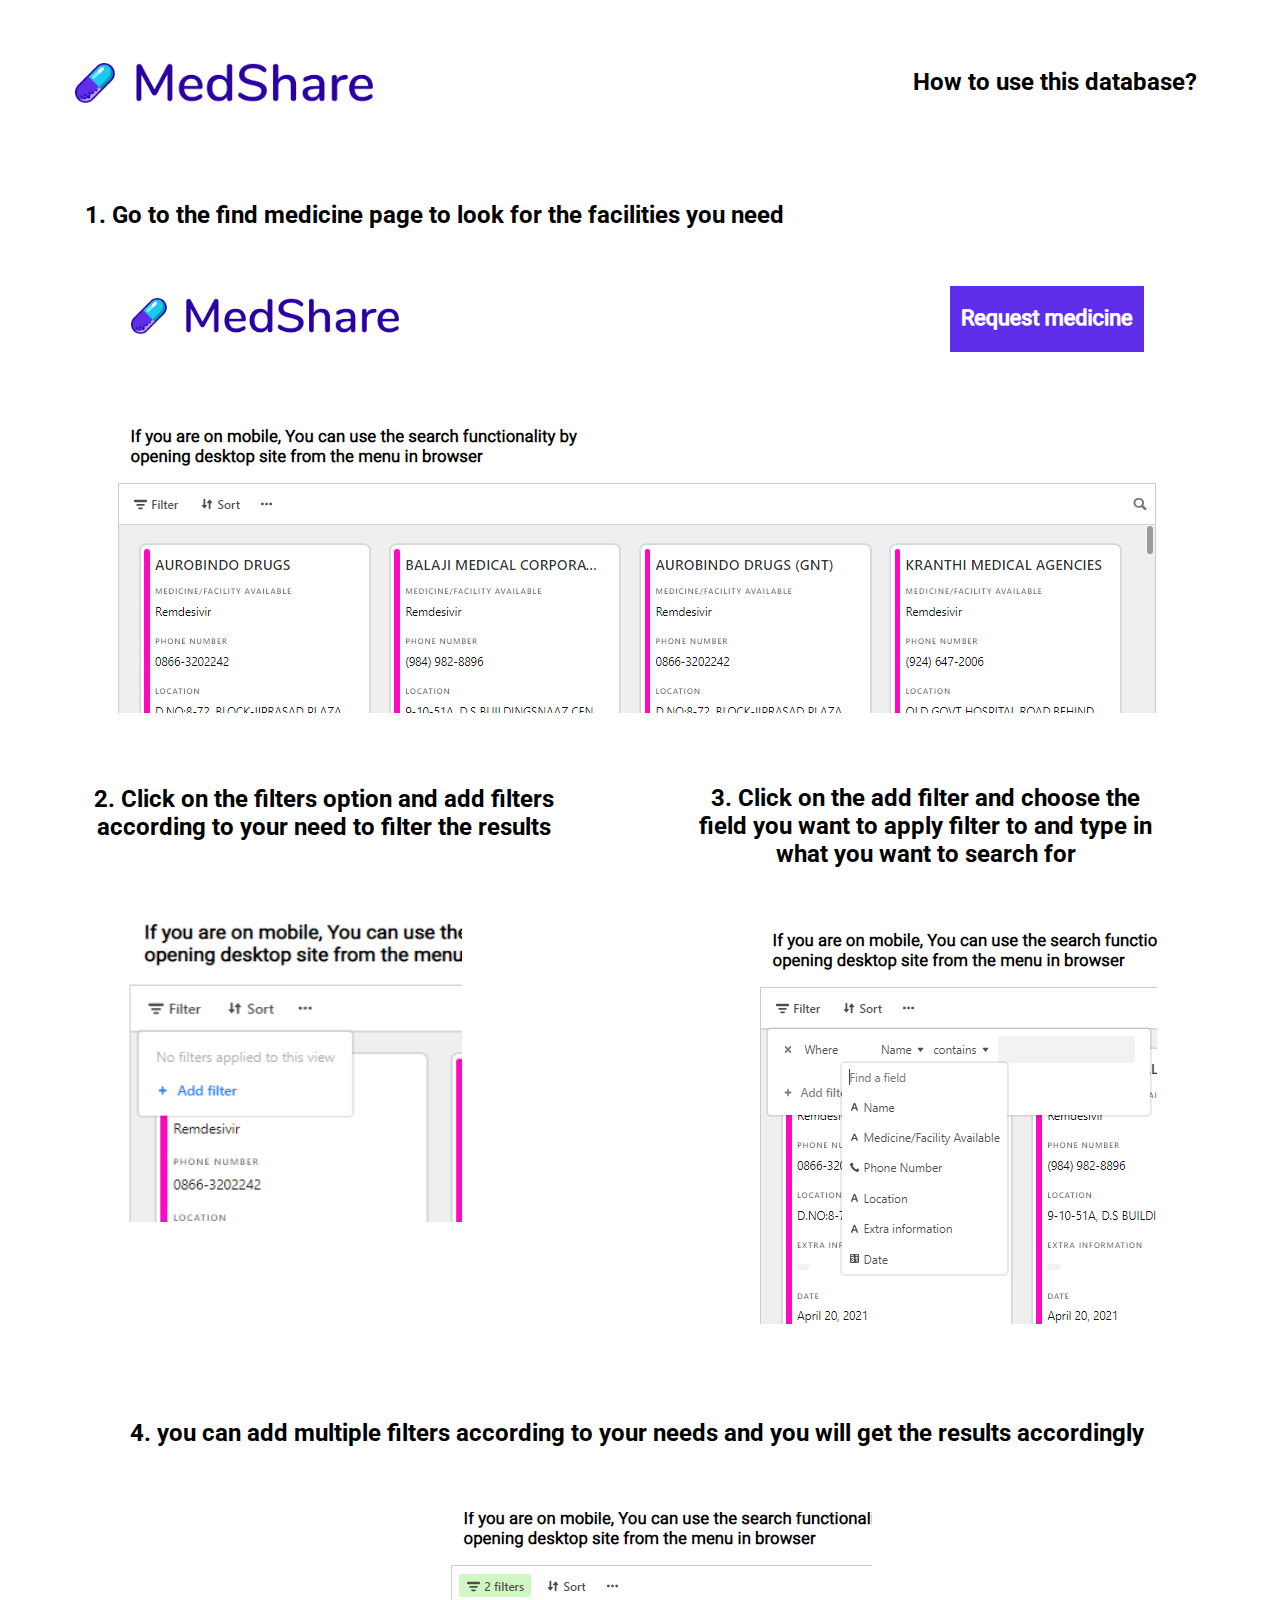
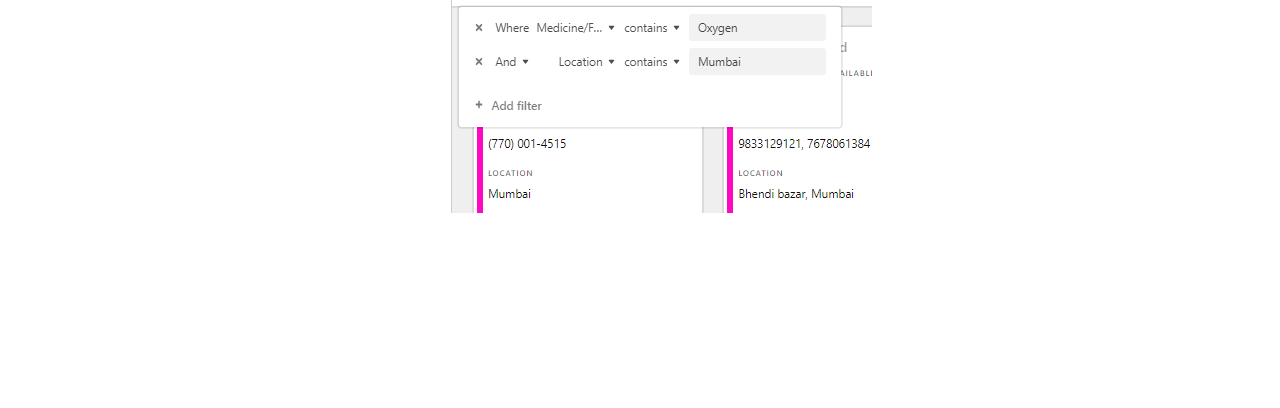
<file: index.html>
<!doctype html><html class="" lang=""><head>
    <meta charset="UTF-8">
    <!-- generator meta tag -->
    <!-- leave this for stats and Silex version check -->
    <meta name="generator" content="Silex v2.2.12">
    <!-- End of generator meta tag -->
    <script type="text/javascript" src="js/jquery.js"></script>
    
    
    <script type="text/javascript" src="js/front-end.js"></script>
    <link rel="stylesheet" href="css/normalize.css">
    <link rel="stylesheet" href="css/front-end.css">

    
    <script type="text/javascript" class="silex-script"></script>
    
    <title> - Help</title>
    

    
<link href="https://fonts.googleapis.com/css?family=Roboto" rel="stylesheet" class="silex-custom-font"><meta name="viewport" content="width=device-width, initial-scale=1"><script src="js/script.js" type="text/javascript"></script><link href="css/styles.css" rel="stylesheet" type="text/css"><style>body { opacity: 0; transition: .25s opacity ease; }</style></head>

<body class="body-initial all-style enable-mobile prevent-resizable prevent-selectable editable-style silex-runtime silex-published" data-silex-type="container-element" style="" data-new-gr-c-s-loaded="14.1007.0" data-current-page="page-help">
    









    
    
    
















<section data-silex-type="container-element" class="container-element editable-style silex-id-1478366444112-1 section-element prevent-resizable" style="">
        <div data-silex-type="container-element" class="editable-style silex-element-content silex-id-1478366444112-0 container-element website-width" style=""><a href="./" data-silex-type="image-element" class="editable-style image-element silex-id-1619115191466-0 page-help paged-element paged-element-visible" style=""><img src="assets/Group%20995.png"></a><div data-silex-type="text-element" class="editable-style text-element silex-id-1619116577748-27 page-help paged-element paged-element-visible" style=""><div class="silex-element-content normal"><h2>How to use this database?</h2></div></div></div>
    </section><section data-silex-type="container-element" class="container-element editable-style silex-id-1474394621033-3 section-element prevent-resizable" style="">
        <div data-silex-type="container-element" class="editable-style silex-element-content silex-id-1474394621032-2 container-element website-width selected" style=""><div data-silex-type="text-element" class="editable-style text-element silex-id-1619115547745-4 page-help paged-element paged-element-visible" style=""><div class="silex-element-content normal"><h2>1. Go to the find medicine page to look for the facilities you need</h2></div></div><div data-silex-type="text-element" class="editable-style text-element silex-id-1619115672256-20 page-help paged-element paged-element-visible" style=""><div class="silex-element-content normal"><h2>2. Click on the filters option and add filters according to your need to filter the results</h2></div></div><div data-silex-type="image-element" class="editable-style image-element silex-id-1619115874155-21 page-help paged-element paged-element-visible" style=""><img src="assets/Screenshot%202021-04-22%20235230.png"></div><div data-silex-type="text-element" class="editable-style text-element silex-id-1619115915698-22 page-help paged-element paged-element-visible" style=""><div class="silex-element-content normal"><h2>3. Click on the add filter and choose the field you want to apply filter to and type in what you want to search for</h2></div></div><div data-silex-type="image-element" class="editable-style image-element silex-id-1619115977013-23 page-help paged-element paged-element-visible" style=""><img src="assets/Screenshot%202021-04-22%20235256.png"></div><div data-silex-type="text-element" class="editable-style text-element silex-id-1619116009770-24 page-help paged-element paged-element-visible" style=""><div class="silex-element-content normal"><h2>4. you can add multiple filters according to your needs and you will get the results accordingly</h2></div></div><div data-silex-type="image-element" class="editable-style image-element silex-id-1619116554785-26 page-help paged-element hide-on-mobile paged-element-visible" style=""><img src="assets/Screenshot%202021-04-22%20234811.png"></div><div data-silex-type="image-element" class="editable-style image-element silex-id-1619116067594-25 page-help paged-element paged-element-visible" style=""><img src="assets/Screenshot%202021-04-22%20235347.png"></div></div>
    </section><section data-silex-type="container-element" class="container-element editable-style silex-id-1478366450713-3 section-element prevent-resizable" style="">
        <div data-silex-type="container-element" class="editable-style silex-element-content silex-id-1478366450713-2 container-element website-width" style="">

            
        <div data-silex-type="text-element" class="editable-style text-element silex-id-1618908265243-9 page-page-1 page-index" style=""><div class="silex-element-content normal"><p>



Combined initiative of Abhinav Raghuvanshi (IITB) and Sanskar Makheja(SSC)



</p><span class="_wysihtml-temp-caret-fix" style="position: absolute; display: block; min-width: 1px; z-index: 99999;">﻿</span></div></div></div>
    </section></body></html>
</file>
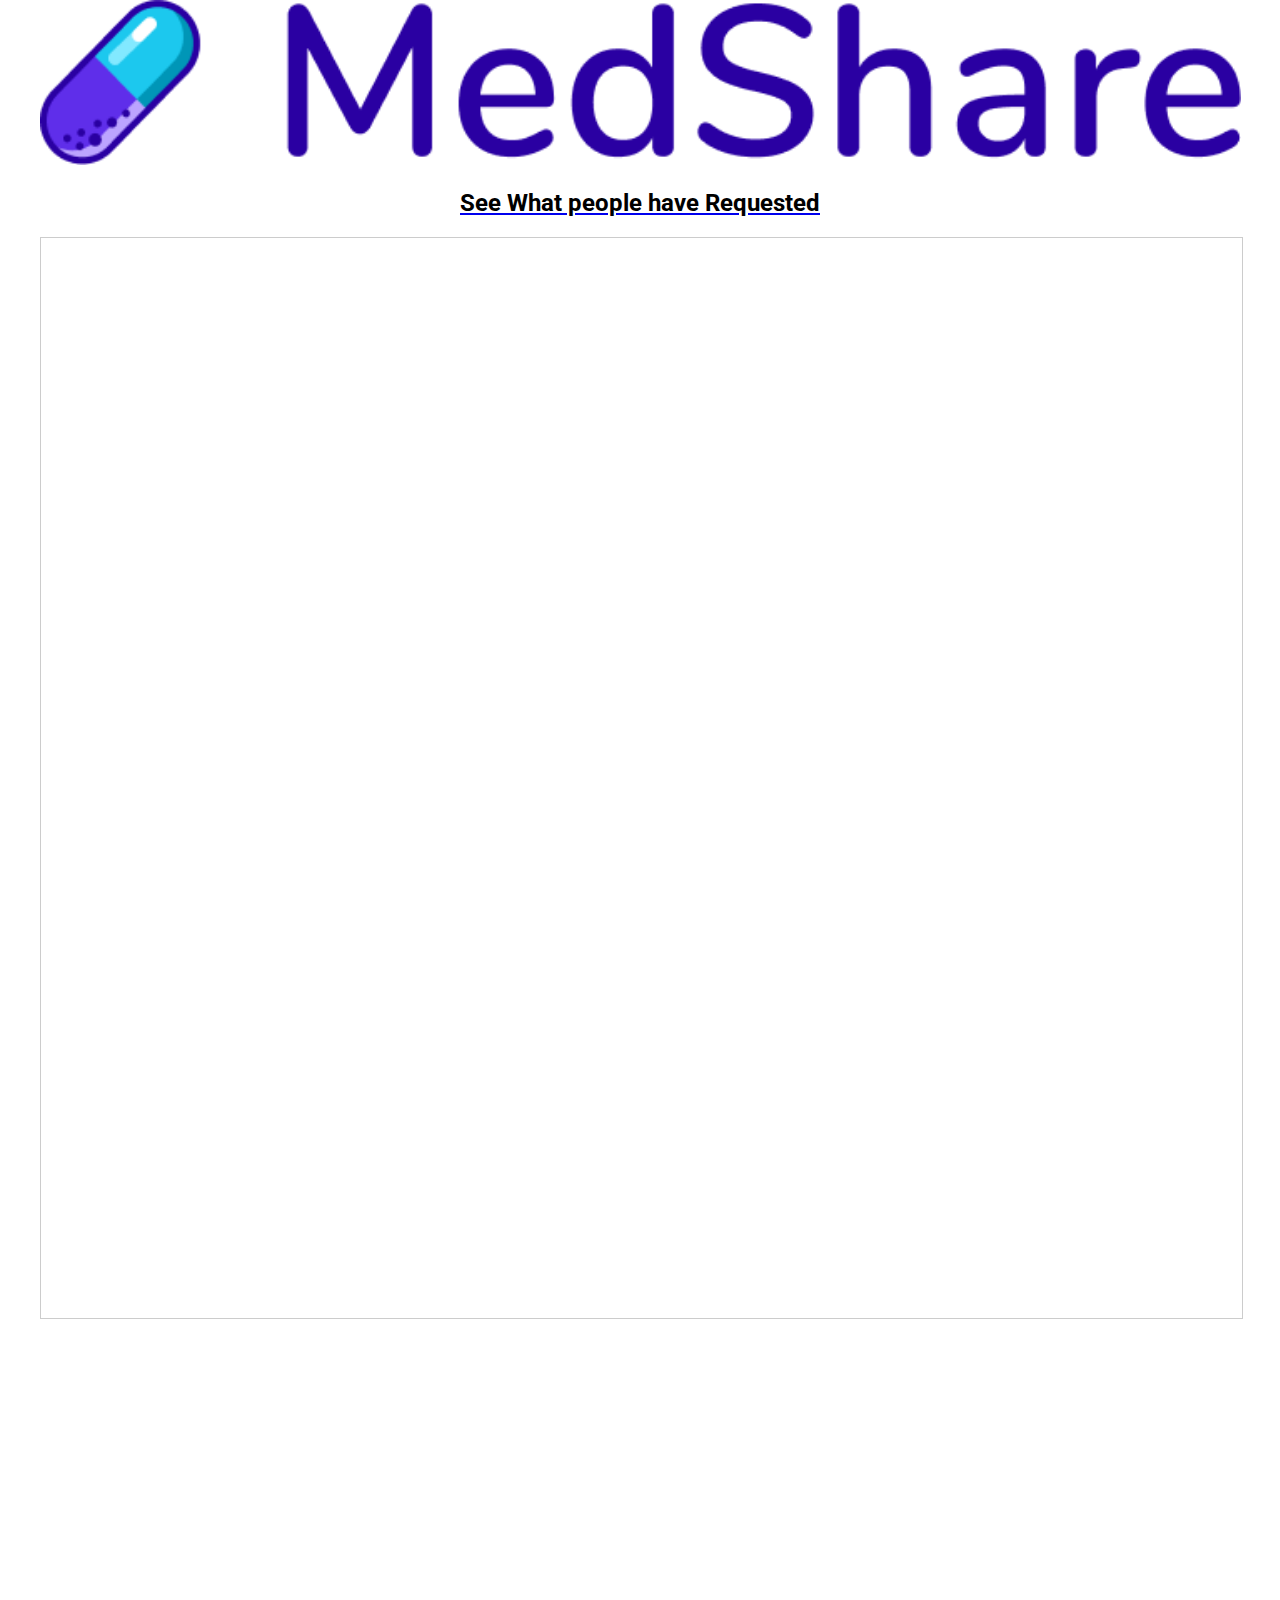
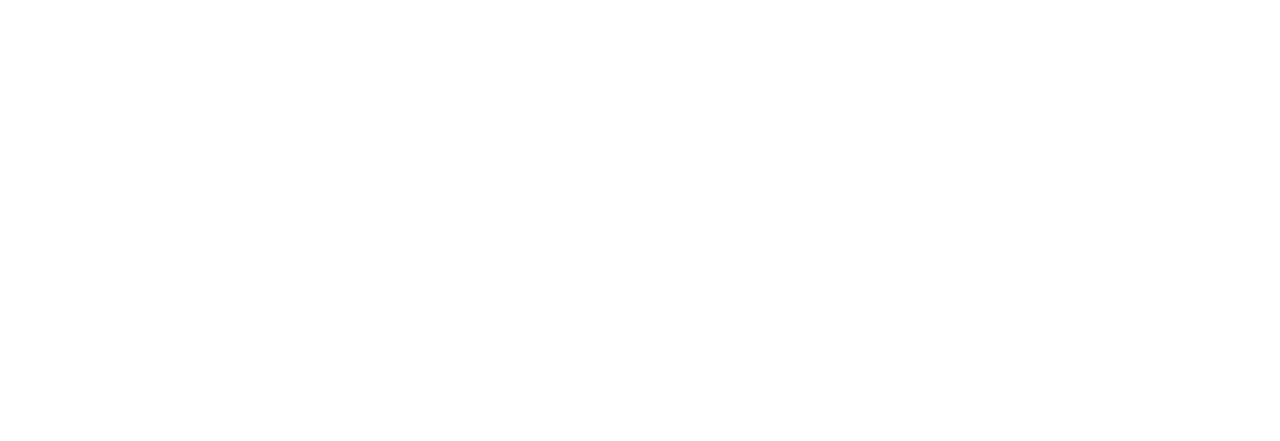
<file: donate-medicine.html>
<!doctype html><html class="" lang=""><head>
    <meta charset="UTF-8">
    <!-- generator meta tag -->
    <!-- leave this for stats and Silex version check -->
    <meta name="generator" content="Silex v2.2.12">
    <!-- End of generator meta tag -->
    <script type="text/javascript" src="js/jquery.js"></script>
    
    
    <script type="text/javascript" src="js/front-end.js"></script>
    <link rel="stylesheet" href="css/normalize.css">
    <link rel="stylesheet" href="css/front-end.css">

    
    <script type="text/javascript" class="silex-script"></script>
    
    <title> - Donate Medicine</title>
    

    
<link href="https://fonts.googleapis.com/css?family=Roboto" rel="stylesheet" class="silex-custom-font"><meta name="viewport" content="width=device-width, initial-scale=1"><script src="js/script.js" type="text/javascript"></script><link href="css/styles.css" rel="stylesheet" type="text/css"><style>body { opacity: 0; transition: .25s opacity ease; }</style></head>

<body class="body-initial all-style enable-mobile prevent-resizable prevent-selectable editable-style silex-runtime silex-published" data-silex-type="container-element" style="" data-new-gr-c-s-loaded="14.1006.0" data-current-page="page-donate-medicine">
    









    
    
    
















<section data-silex-type="container-element" class="container-element editable-style silex-id-1478366444112-1 section-element prevent-resizable" style="">
        <div data-silex-type="container-element" class="editable-style silex-element-content silex-id-1478366444112-0 container-element website-width" style=""><a href="./" data-silex-type="image-element" class="editable-style image-element silex-id-1618909107806-23 page-donate-medicine paged-element paged-element-visible" style=""><img src="assets/Group%20995.png"></a><a href="request-list.html" data-silex-type="text-element" class="editable-style text-element silex-id-1618909107806-24 page-donate-medicine paged-element paged-element-visible" style=""><div class="silex-element-content normal"><h2><b>See What people have Requested</b></h2></div></a></div>
    </section><section data-silex-type="container-element" class="container-element editable-style silex-id-1474394621033-3 section-element prevent-resizable" style="">
        <div data-silex-type="container-element" class="editable-style silex-element-content silex-id-1474394621032-2 container-element website-width selected" style=""><div data-silex-type="html-element" class="editable-style html-element silex-id-1618909265559-27 page-donate-medicine paged-element paged-element-visible" style=""><div class="silex-element-content"><iframe class="airtable-embed" src="https://airtable.com/embed/shrjKzO4qkUKfDqU2?backgroundColor=yellow" frameborder="0" onmousewheel="" width="100%" height="1080" style="background: transparent; border: 1px solid #ccc;"></iframe></div></div></div>
    </section><section data-silex-type="container-element" class="container-element editable-style silex-id-1478366450713-3 section-element prevent-resizable" style="">
        <div data-silex-type="container-element" class="editable-style silex-element-content silex-id-1478366450713-2 container-element website-width" style="">

            
        </div>
    </section></body></html>
</file>
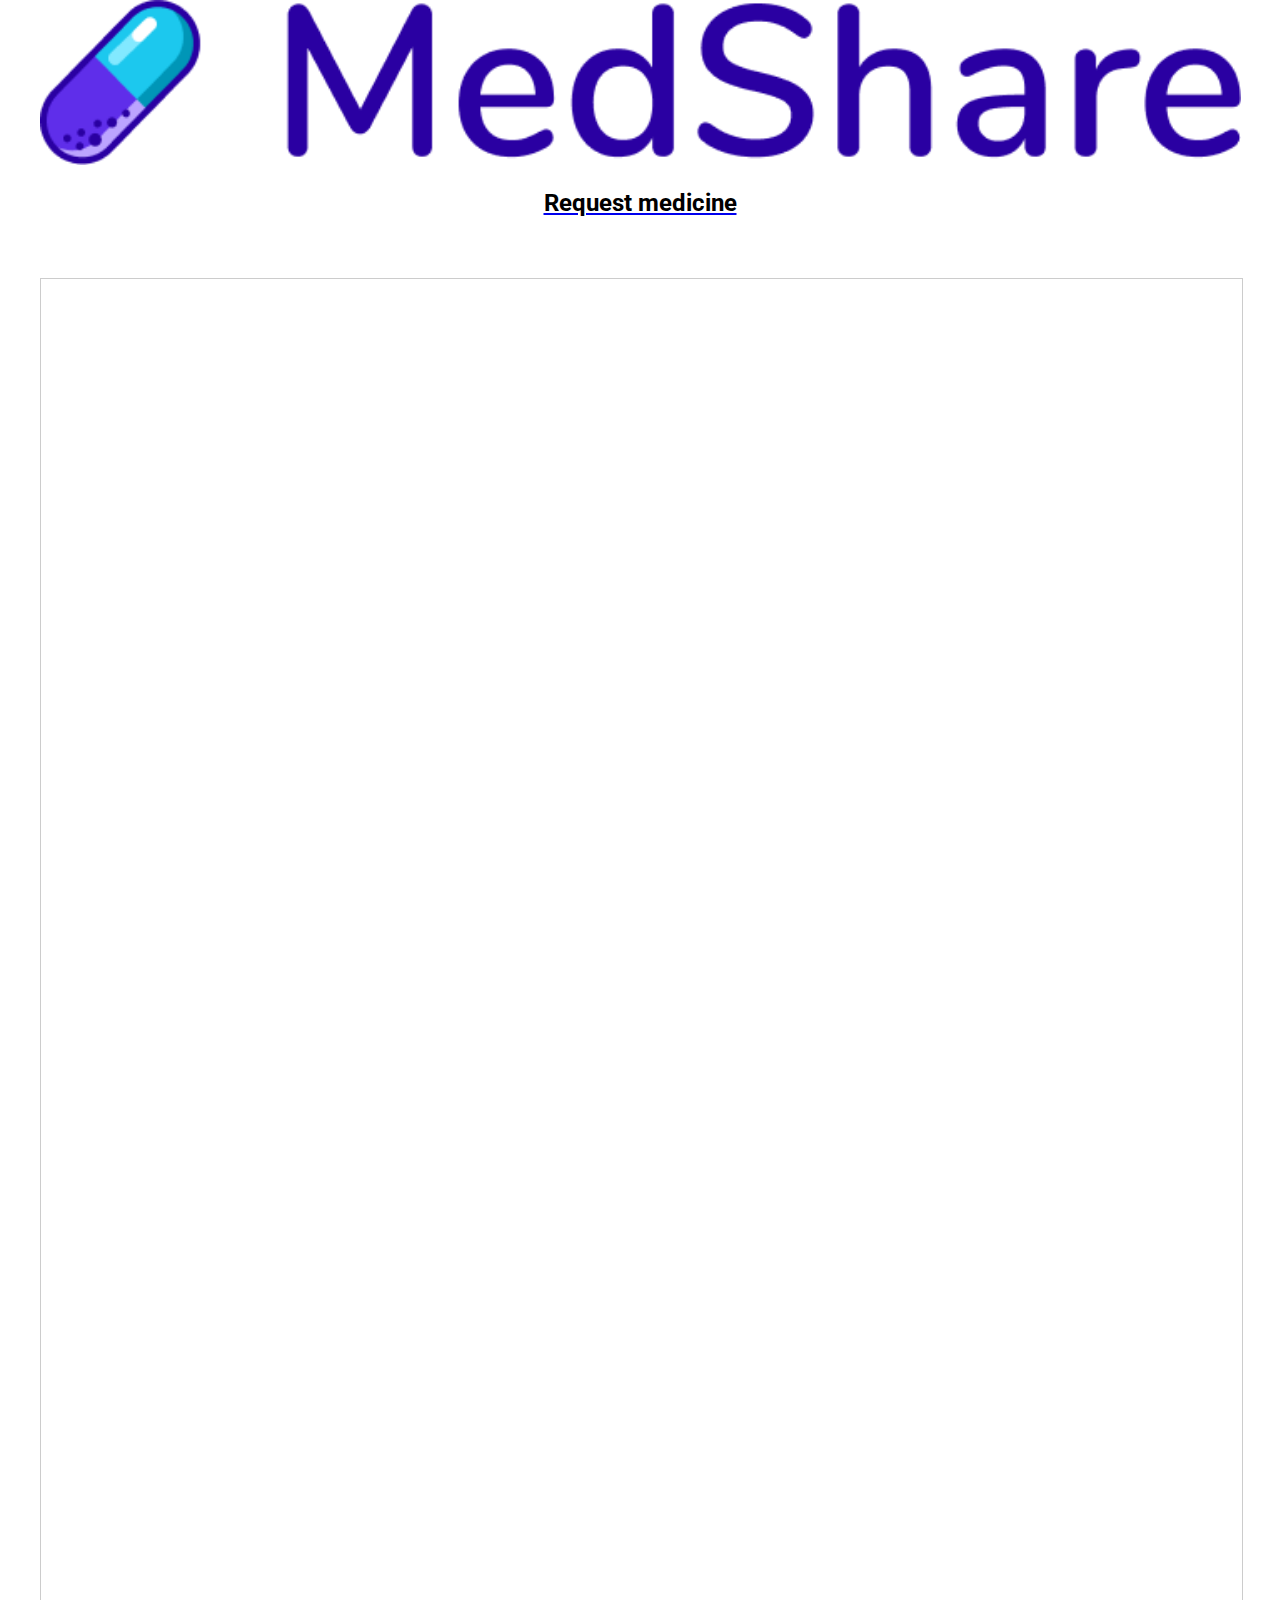
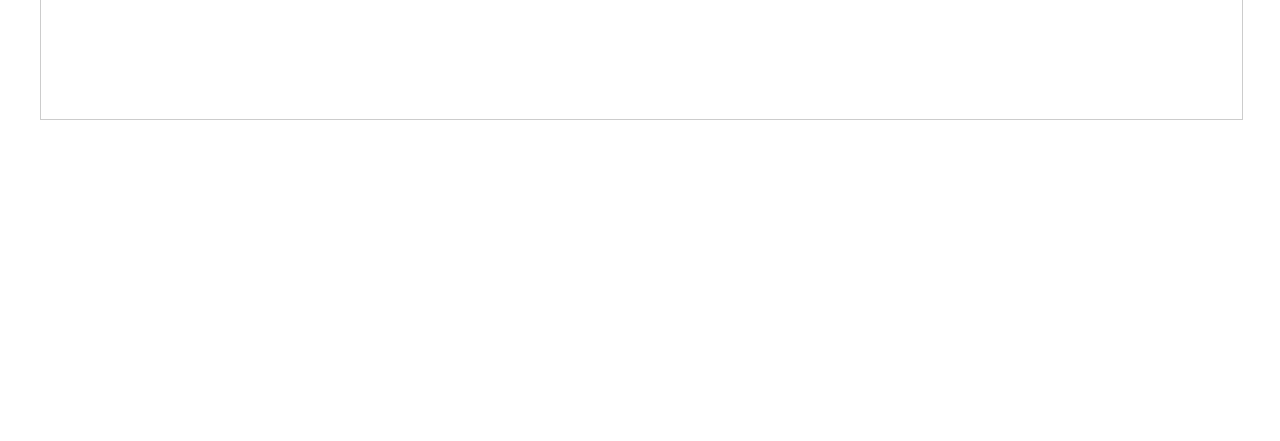
<file: find-medicine.html>
<!doctype html><html class="" lang=""><head>
    <meta charset="UTF-8">
    <!-- generator meta tag -->
    <!-- leave this for stats and Silex version check -->
    <meta name="generator" content="Silex v2.2.12">
    <!-- End of generator meta tag -->
    <script type="text/javascript" src="js/jquery.js"></script>
    
    
    <script type="text/javascript" src="js/front-end.js"></script>
    <link rel="stylesheet" href="css/normalize.css">
    <link rel="stylesheet" href="css/front-end.css">

    
    <script type="text/javascript" class="silex-script"></script>
    
    <title> - Find Medicine</title>
    

    
<link href="https://fonts.googleapis.com/css?family=Roboto" rel="stylesheet" class="silex-custom-font"><meta name="viewport" content="width=device-width, initial-scale=1"><script src="js/script.js" type="text/javascript"></script><link href="css/styles.css" rel="stylesheet" type="text/css"><style>body { opacity: 0; transition: .25s opacity ease; }</style></head>

<body class="body-initial all-style enable-mobile prevent-resizable prevent-selectable editable-style silex-runtime silex-published" data-silex-type="container-element" style="" data-new-gr-c-s-loaded="14.1006.0" data-current-page="page-find-medicine">
    









    
    
    
















<section data-silex-type="container-element" class="container-element editable-style silex-id-1478366444112-1 section-element prevent-resizable" style="">
        <div data-silex-type="container-element" class="editable-style silex-element-content silex-id-1478366444112-0 container-element website-width" style=""><a href="./" data-silex-type="image-element" class="editable-style image-element silex-id-1618908497702-10 page-find-medicine paged-element paged-element-visible" style=""><img src="assets/Group%20995.png"></a><a href="request-fom.html" data-silex-type="text-element" class="editable-style text-element silex-id-1618908741713-12 page-find-medicine paged-element paged-element-visible" style=""><div class="silex-element-content normal"><h2><b>Request medicine</b></h2></div></a></div>
    </section><section data-silex-type="container-element" class="container-element editable-style silex-id-1474394621033-3 section-element prevent-resizable" style="">
        <div data-silex-type="container-element" class="editable-style silex-element-content silex-id-1474394621032-2 container-element website-width selected" style=""><div data-silex-type="text-element" class="editable-style text-element silex-id-1618908529108-11 page-find-medicine paged-element paged-element-visible" style=""><div class="silex-element-content normal"> <h3>If you are on mobile, You can use the search functionality by opening desktop site from the menu in browser</h3></div></div><div data-silex-type="html-element" class="editable-style html-element silex-id-1618908774577-14 page-find-medicine paged-element paged-element-visible" style=""><div class="silex-element-content"><iframe class="airtable-embed" src="https://airtable.com/embed/shrcwLIbrCVjjUBbn?backgroundColor=yellow&amp;viewControls=on" frameborder="0" onmousewheel="" width="100%" height="1440" style="background: transparent; border: 1px solid #ccc;"></iframe></div></div></div>
    </section><section data-silex-type="container-element" class="container-element editable-style silex-id-1478366450713-3 section-element prevent-resizable" style="">
        <div data-silex-type="container-element" class="editable-style silex-element-content silex-id-1478366450713-2 container-element website-width" style="">

            
        </div>
    </section></body></html>
</file>
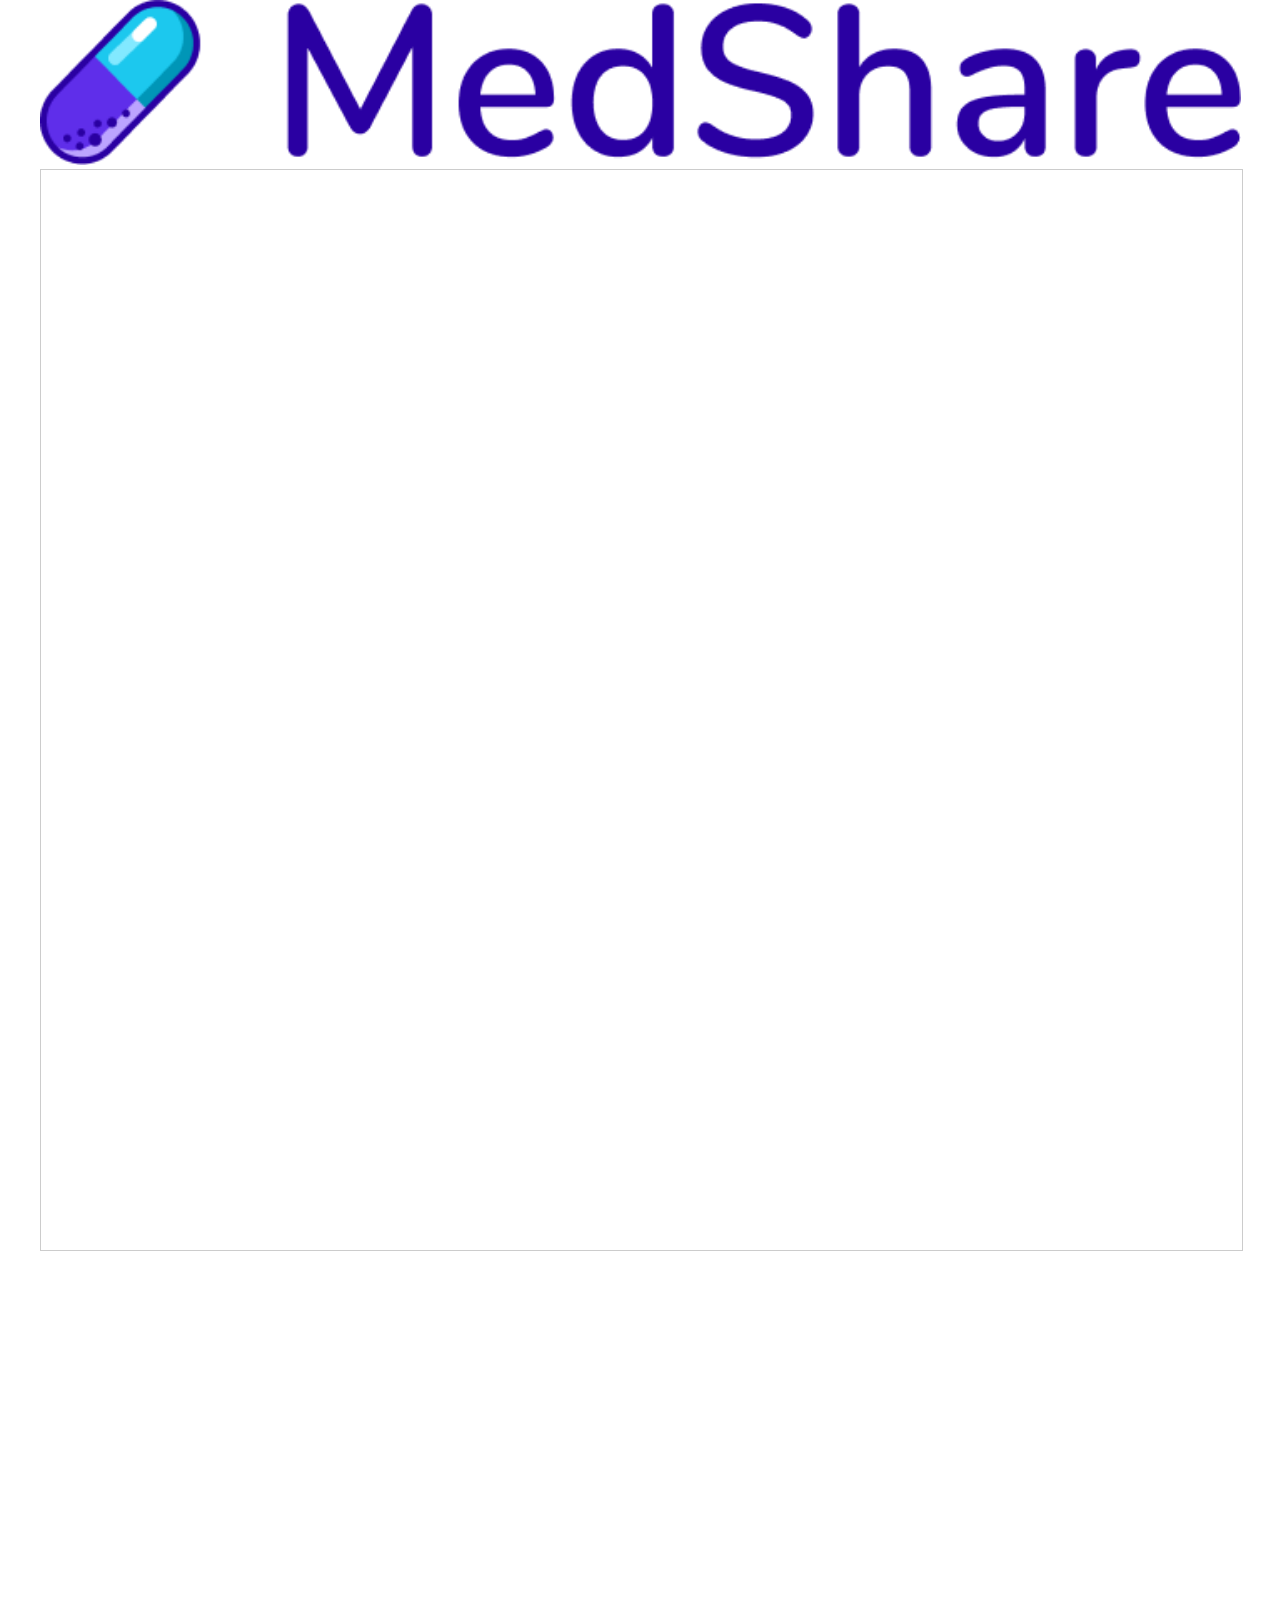
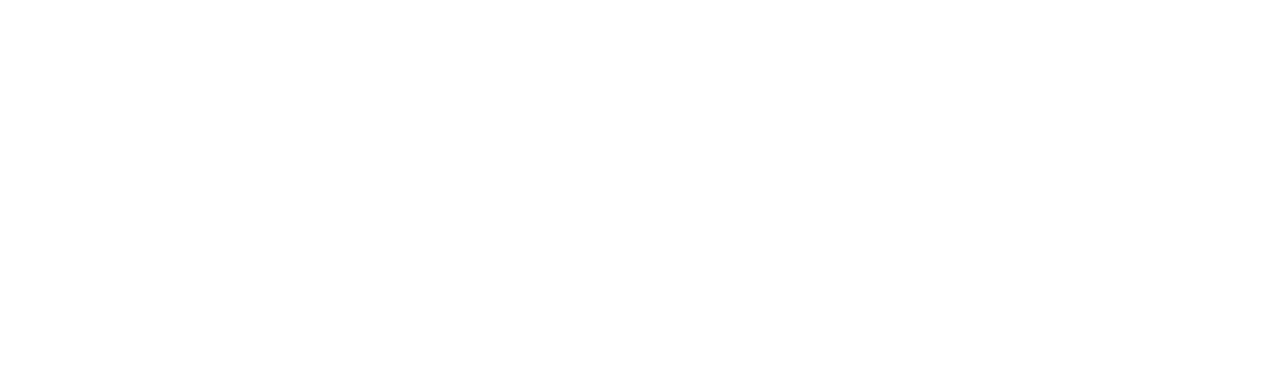
<file: request-fom.html>
<!doctype html><html class="" lang=""><head>
    <meta charset="UTF-8">
    <!-- generator meta tag -->
    <!-- leave this for stats and Silex version check -->
    <meta name="generator" content="Silex v2.2.12">
    <!-- End of generator meta tag -->
    <script type="text/javascript" src="js/jquery.js"></script>
    
    
    <script type="text/javascript" src="js/front-end.js"></script>
    <link rel="stylesheet" href="css/normalize.css">
    <link rel="stylesheet" href="css/front-end.css">

    
    <script type="text/javascript" class="silex-script"></script>
    
    <title> - Request Fom</title>
    

    
<link href="https://fonts.googleapis.com/css?family=Roboto" rel="stylesheet" class="silex-custom-font"><meta name="viewport" content="width=device-width, initial-scale=1"><script src="js/script.js" type="text/javascript"></script><link href="css/styles.css" rel="stylesheet" type="text/css"><style>body { opacity: 0; transition: .25s opacity ease; }</style></head>

<body class="body-initial all-style enable-mobile prevent-resizable prevent-selectable editable-style silex-runtime silex-published" data-silex-type="container-element" style="" data-new-gr-c-s-loaded="14.1006.0" data-current-page="page-request-fom">
    









    
    
    
















<section data-silex-type="container-element" class="container-element editable-style silex-id-1478366444112-1 section-element prevent-resizable" style="">
        <div data-silex-type="container-element" class="editable-style silex-element-content silex-id-1478366444112-0 container-element website-width" style=""><a href="./" data-silex-type="image-element" class="editable-style image-element silex-id-1618909391760-28 page-request-fom paged-element paged-element-visible" style=""><img src="assets/Group%20995.png"></a></div>
    </section><section data-silex-type="container-element" class="container-element editable-style silex-id-1474394621033-3 section-element prevent-resizable" style="">
        <div data-silex-type="container-element" class="editable-style silex-element-content silex-id-1474394621032-2 container-element website-width selected" style=""><div data-silex-type="html-element" class="editable-style html-element silex-id-1618909435217-30 page-request-fom paged-element paged-element-visible" style=""><div class="silex-element-content"><iframe class="airtable-embed" src="https://airtable.com/embed/shrWrwLbZBvfNLIHV?backgroundColor=yellow" frameborder="0" onmousewheel="" width="100%" height="1080" style="background: transparent; border: 1px solid #ccc;"></iframe></div></div></div>
    </section><section data-silex-type="container-element" class="container-element editable-style silex-id-1478366450713-3 section-element prevent-resizable" style="">
        <div data-silex-type="container-element" class="editable-style silex-element-content silex-id-1478366450713-2 container-element website-width" style="">

            
        </div>
    </section></body></html>
</file>
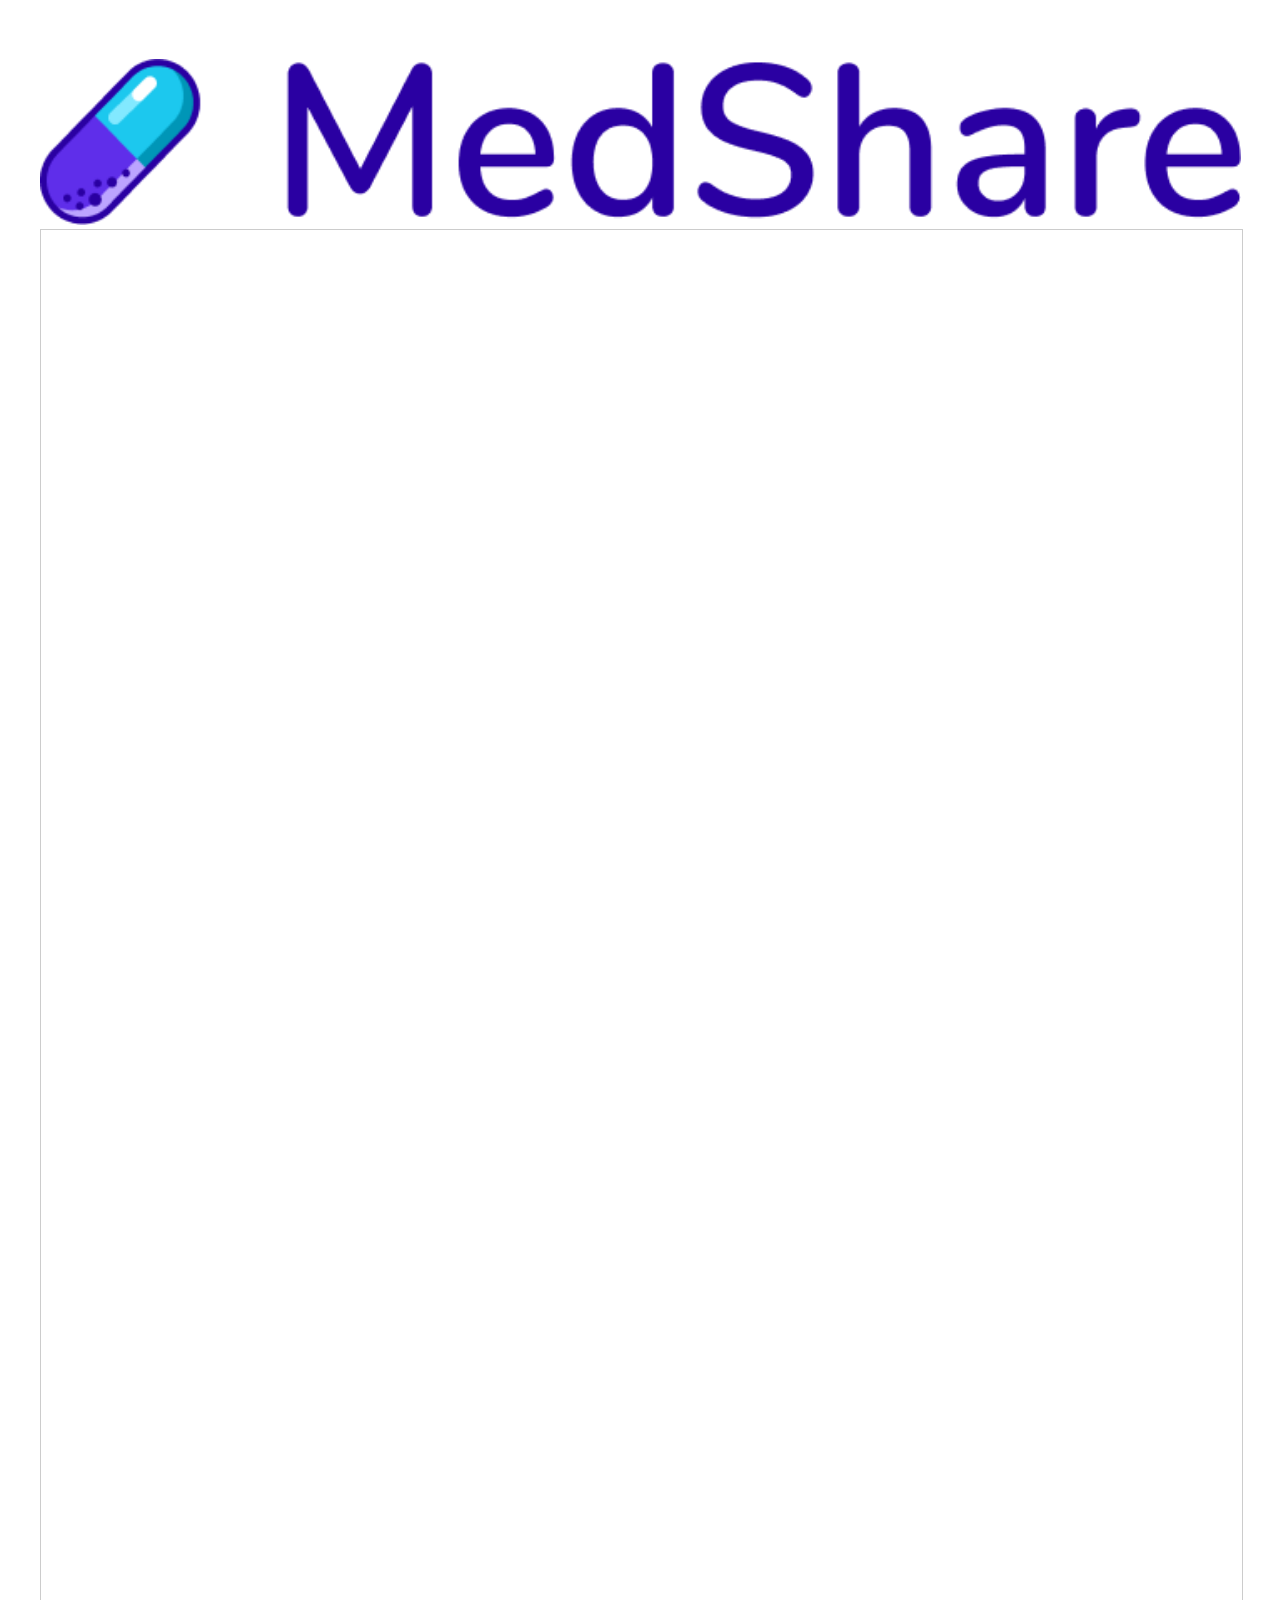
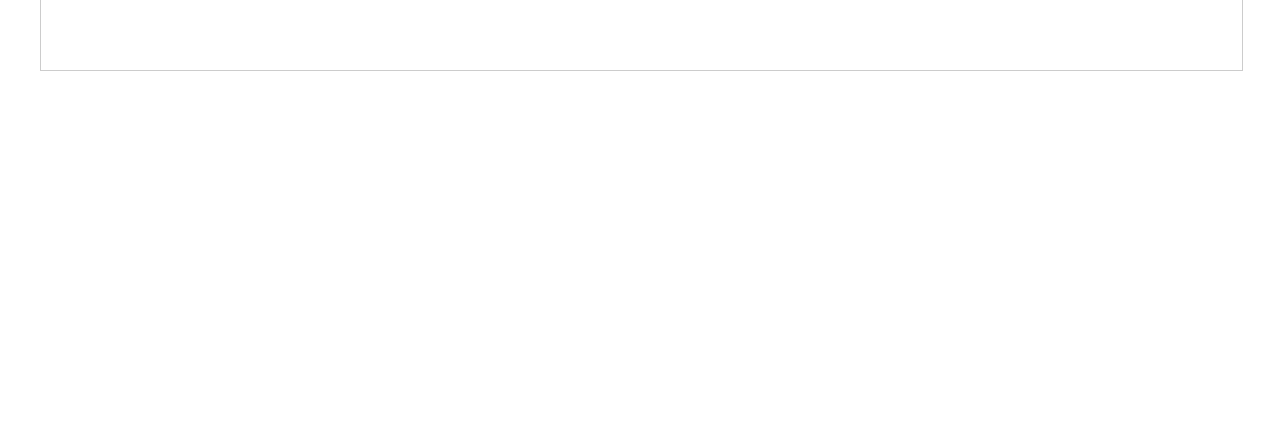
<file: request-list.html>
<!doctype html><html class="" lang=""><head>
    <meta charset="UTF-8">
    <!-- generator meta tag -->
    <!-- leave this for stats and Silex version check -->
    <meta name="generator" content="Silex v2.2.12">
    <!-- End of generator meta tag -->
    <script type="text/javascript" src="js/jquery.js"></script>
    
    
    <script type="text/javascript" src="js/front-end.js"></script>
    <link rel="stylesheet" href="css/normalize.css">
    <link rel="stylesheet" href="css/front-end.css">

    
    <script type="text/javascript" class="silex-script"></script>
    
    <title> - Request List</title>
    

    
<link href="https://fonts.googleapis.com/css?family=Roboto" rel="stylesheet" class="silex-custom-font"><meta name="viewport" content="width=device-width, initial-scale=1"><script src="js/script.js" type="text/javascript"></script><link href="css/styles.css" rel="stylesheet" type="text/css"><style>body { opacity: 0; transition: .25s opacity ease; }</style></head>

<body class="body-initial all-style enable-mobile prevent-resizable prevent-selectable editable-style silex-runtime silex-published" data-silex-type="container-element" style="" data-new-gr-c-s-loaded="14.1006.0" data-current-page="page-request-list">
    









    
    
    
















<section data-silex-type="container-element" class="container-element editable-style silex-id-1478366444112-1 section-element prevent-resizable" style="">
        <div data-silex-type="container-element" class="editable-style silex-element-content silex-id-1478366444112-0 container-element website-width" style=""><div data-silex-type="text-element" class="editable-style text-element silex-id-1618909489595-32 page-request-list paged-element paged-element-visible" style=""><div class="silex-element-content normal"> <h3>If you are on mbile, You can use the search functionality by opening desktop site from the menu in browser</h3></div></div><a href="./" data-silex-type="image-element" class="editable-style image-element silex-id-1618909489594-31 page-request-list paged-element paged-element-visible" style=""><img src="assets/Group%20995.png"></a></div>
    </section><section data-silex-type="container-element" class="container-element editable-style silex-id-1474394621033-3 section-element prevent-resizable" style="">
        <div data-silex-type="container-element" class="editable-style silex-element-content silex-id-1474394621032-2 container-element website-width selected" style=""><div data-silex-type="html-element" class="editable-style html-element silex-id-1618909525147-35 page-request-list paged-element paged-element-visible" style=""><div class="silex-element-content"><iframe class="airtable-embed" src="https://airtable.com/embed/shrw28VtHuksKtdrs?backgroundColor=yellow&amp;viewControls=on" frameborder="0" onmousewheel="" width="100%" height="1440" style="background: transparent; border: 1px solid #ccc;"></iframe></div></div></div>
    </section><section data-silex-type="container-element" class="container-element editable-style silex-id-1478366450713-3 section-element prevent-resizable" style="">
        <div data-silex-type="container-element" class="editable-style silex-element-content silex-id-1478366450713-2 container-element website-width" style="">

            
        </div>
    </section></body></html>
</file>
<file: css/front-end.css>
/**
 * This file holds the styles of websites while editing
 */

body {
  min-height: 100vh;
  min-width: 98vw; /* remove approx size of vertical scroll bar */
}

/* prevent-auto-z-index is to let the components handle their z-index */
.section-element > .silex-element-content > *:not(.prevent-auto-z-index):not(.fixed) {
  /* put the elements of a section on top of sections bellow */
  z-index: 10;
}
/* workaround a bug of the 2.11 version (front end) */
/* sections used to hava margin-top: -1; which can not be edited in the UI */
.editable-style.section-element {
  margin-top: 0;
}
/****************************************************/
.website-width {
  width: 960px;
}
.paged-element-hidden {
  display: none;
}
/* resize */
.editable-style.image-element img {
  border-radius: inherit; /* this is to follow the element's radius */
	width: 100%;
	height: 100%;
}
/*
 .image-element > .silex-element-content {
	overflow: hidden;
}
*/
.html-element .silex-element-content {
  /* enable HTML content to have style="min-height: inherit;" */
  /* removed because it makes components buggy, add it to silex if you need to
  position: absolute;
  min-height: inherit;
  width: 100%; /* needed by slideshow components and probably others */
  /*
  height: 100%; /* needed by slideshow kreview and probably others */
}
/* wysihtml text editor styles */
.wysiwyg-float-left {
  float: left;
  margin: 0 8px 8px 0;
}
.wysiwyg-float-right {
  float: right;
  margin: 0 0 8px 8px;
}
/* Remove dots surrounding links in Firefox
    because of normalize.css */
a:focus{ outline: none;}

body .editable-style[data-silex-href] {
  cursor: pointer;
}
body.enable-mobile .editable-style.hide-on-desktop {
  display: none;
}
/* only outside the editor */
/* needs to be more qualified than body.enable-mobile .editable-style:not(.prevent-mobile-style) */
body.silex-runtime.body-initial .fixed {
  position: absolute;
  z-index: 20;
}
/* Mobile styles */
@media (max-width:480px) {
  /* needs to be more qualified than body.enable-mobile .editable-style:not(.prevent-mobile-style) */
  body.silex-runtime.body-initial .fixed {
    /* on mobile (chrome, this is needed to be on top of other content) */
    position: relative;
  }

  /* hide horizontal scroll bar which appears because of residual values in css
  html {
    overflow-x: hidden;
  }
  */
  body {
    position: initial; /* used to be absolute but now only in editor (editable.css), when position is absolute the body has the size of its content */
  }
  /* mobile mode */
  body.enable-mobile .editable-style:not(.prevent-mobile-style),
  body.enable-mobile .background.background-initial {
    position: static;
    top: auto;
    left: auto;
    max-width: 100%;
    min-width: auto; /* this is to remove sections min-width, since section min-width is set to the witdh of its content in Element::setStyle() */
    margin-left: auto;
    margin-right: auto;
  }
  body.enable-mobile .editable-style.container-element {
    padding: 10px; /* leave space between a container and its content */
  }
  body.enable-mobile .editable-style.section-element {
    padding: 0;
  }
  body.enable-mobile .editable-style.section-element > .silex-element-content {
    padding: 10px 0; /* leave space between a container and its content */
  }
  body.enable-mobile.silex-resizing .editable-style:not(.prevent-mobile-style) {
    max-width: unset; /* while dragging let the user size the elements freely */
  }
  body.enable-mobile .image-element.editable-style:not(.prevent-mobile-style) {
    position: relative;
  }
  body.enable-mobile .editable-style.section-element {
    max-width: 100%; /* section bg should be 100% width because user do not need to grab the side and resize */
    padding: 0;
    margin: 0;
  }
  body.enable-mobile .container-element:not(.paged-element-hidden) {
    display: flex;
    align-items: center;
    justify-content: space-around;
    flex-wrap: wrap;
  }
  /* but still hide paged elements or desktop only elements */
  body.enable-mobile .editable-style.hide-on-mobile {
    display: none;
  }
  body.enable-mobile .editable-style.hide-on-desktop:not(.paged-element-hidden) {
    display: initial;
  }
  body.silex-runtime.enable-mobile .background.background-initial {
    max-width: 100%;
  }
}

/* only outside the editor */
/* needs to be more qualified than body.enable-mobile .editable-style:not(.prevent-mobile-style) */
body.silex-runtime.body-initial .fixed {
  position: absolute;
  z-index: 20;
}
/* Mobile styles */
@media (max-width:480px) {
  /* needs to be more qualified than body.enable-mobile .editable-style:not(.prevent-mobile-style) */
  body.silex-runtime.body-initial .fixed {
    /* on mobile (chrome, this is needed to be on top of other content) */
    position: relative;
  }
}

/**
 * prodotype components
 */
.silex-element-content-full-height .silex-element-content {
  height: 100%;
}
silex-template,
.prodotype-preview {
  display: none;
}
.prodotype-runtime,
.prodotype-runtime-strict {
  display: none;
}
.prodotype-published {
  display: none;
}
body.silex-editor .prodotype-preview {
  display: block;
}
body.silex-runtime .prodotype-runtime,
body.silex-runtime .prodotype-runtime-strict {
  display: block;
}
body.silex-published .prodotype-published {
  display: block;
}
body.silex-publish .prodotype-runtime-strict {
  display: none;
}
.prodotype-force-size {
  position: absolute;
  width: 100%;
  height: 100%;
}
.silex-component-button button {
  width: 100%;
}
/* full-width component*/
div.editable-style.full-width-section {
  min-height: 100px;
}

div.editable-style.full-width-section>.editable-style {
  position: static;
  min-width: 100%;
}

div.editable-style.full-width-section>.editable-style.silex-element-content {
  display: none;
}
</file>
<file: css/styles.css>
.body-initial {background-color: rgba(255,255,255,1); position: static;}.silex-id-1478366444112-1 {background-color: transparent; position: static; margin-top: -1px;}.silex-id-1478366444112-0 {background-color: transparent; min-height: 168px; position: relative; margin-left: auto; margin-right: auto;}.silex-id-1474394621033-3 {position: static; margin-top: -1px;}.silex-id-1474394621032-2 {background-color: transparent; min-height: 1730.333251953125px; position: relative; margin-left: auto; margin-right: auto;}.silex-id-1478366450713-3 {background-color: transparent; position: static; margin-top: -1px;}.silex-id-1478366450713-2 {background-color: transparent; min-height: 73.27083587646484px; position: relative; margin-left: auto; margin-right: auto;}.silex-id-1618908265243-9 {width: 640px; min-height: 88px; position: absolute; top: 21.97918701171875px; left: 283px;}.silex-id-1619115191466-0 {width: 298px; height: 40px; position: absolute; top: 62.66666793823242px; left: 35px;}.silex-id-1619115547745-4 {width: 704px; min-height: 98px; position: absolute; top: 13px; left: 43px;}.silex-id-1619115672256-20 {width: 464px; min-height: 98px; position: absolute; top: 597px; left: 52.666961669921875px;}.silex-id-1619115874155-21 {width: 387px; height: 346px; position: absolute; top: 708px; left: 35.3336181640625px;}.silex-id-1619115915698-22 {width: 464px; min-height: 98px; position: absolute; top: 596.5px; left: 653.9999694824219px;}.silex-id-1619115977013-23 {width: 439px; height: 414px; position: absolute; top: 742px; left: 678.6875px;}.silex-id-1619116009770-24 {width: 1060px; min-height: 98px; position: absolute; top: 1231px; left: 67px;}.silex-id-1619116067594-25 {width: 456px; height: 301px; position: absolute; top: 1343.9376831054688px; left: 376px;}.silex-id-1619116554785-26 {width: 1105px; height: 452px; position: absolute; top: 92.9998779296875px; left: 43.333396911621094px;}.silex-id-1619116577748-27 {width: 321px; min-height: 69px; position: absolute; top: 48px; left: 855px;}@media only screen and (max-width: 480px) {.silex-id-1618908265243-9 {min-height: 69.33333587646484px; top: 0px; left: 0px; width: 433px;}.silex-id-1619115191466-0 {height: 25px; top: 7px; left: -280px; width: 191px;}.silex-id-1619115672256-20 {min-height: 120px; top: 0px; left: 0px; width: 456px;}.silex-id-1619115874155-21 {height: 346px; top: -1082.1667022705078px; left: 0px; width: 387px;}.silex-id-1619116554785-26 {height: 452px; top: 0.000030517578125px; left: 0px; width: 456px;}}
.website-width {width: 1201px;}@media (min-width: 481px) {.silex-editor {min-width: 1401px;}}
h1 {font-family: 'Roboto', sans-serif; font-weight: bold; color: fffffffffff;}h2 {color: #000000;}h3 {color: fffffffff; text-align: left;}.text-element > .silex-element-content {font-family: 'Roboto', sans-serif; font-weight: 400; color: #ffffff; text-align: center;}p {color: ffffff;}body.silex-runtime {opacity: 1;}
</file>
